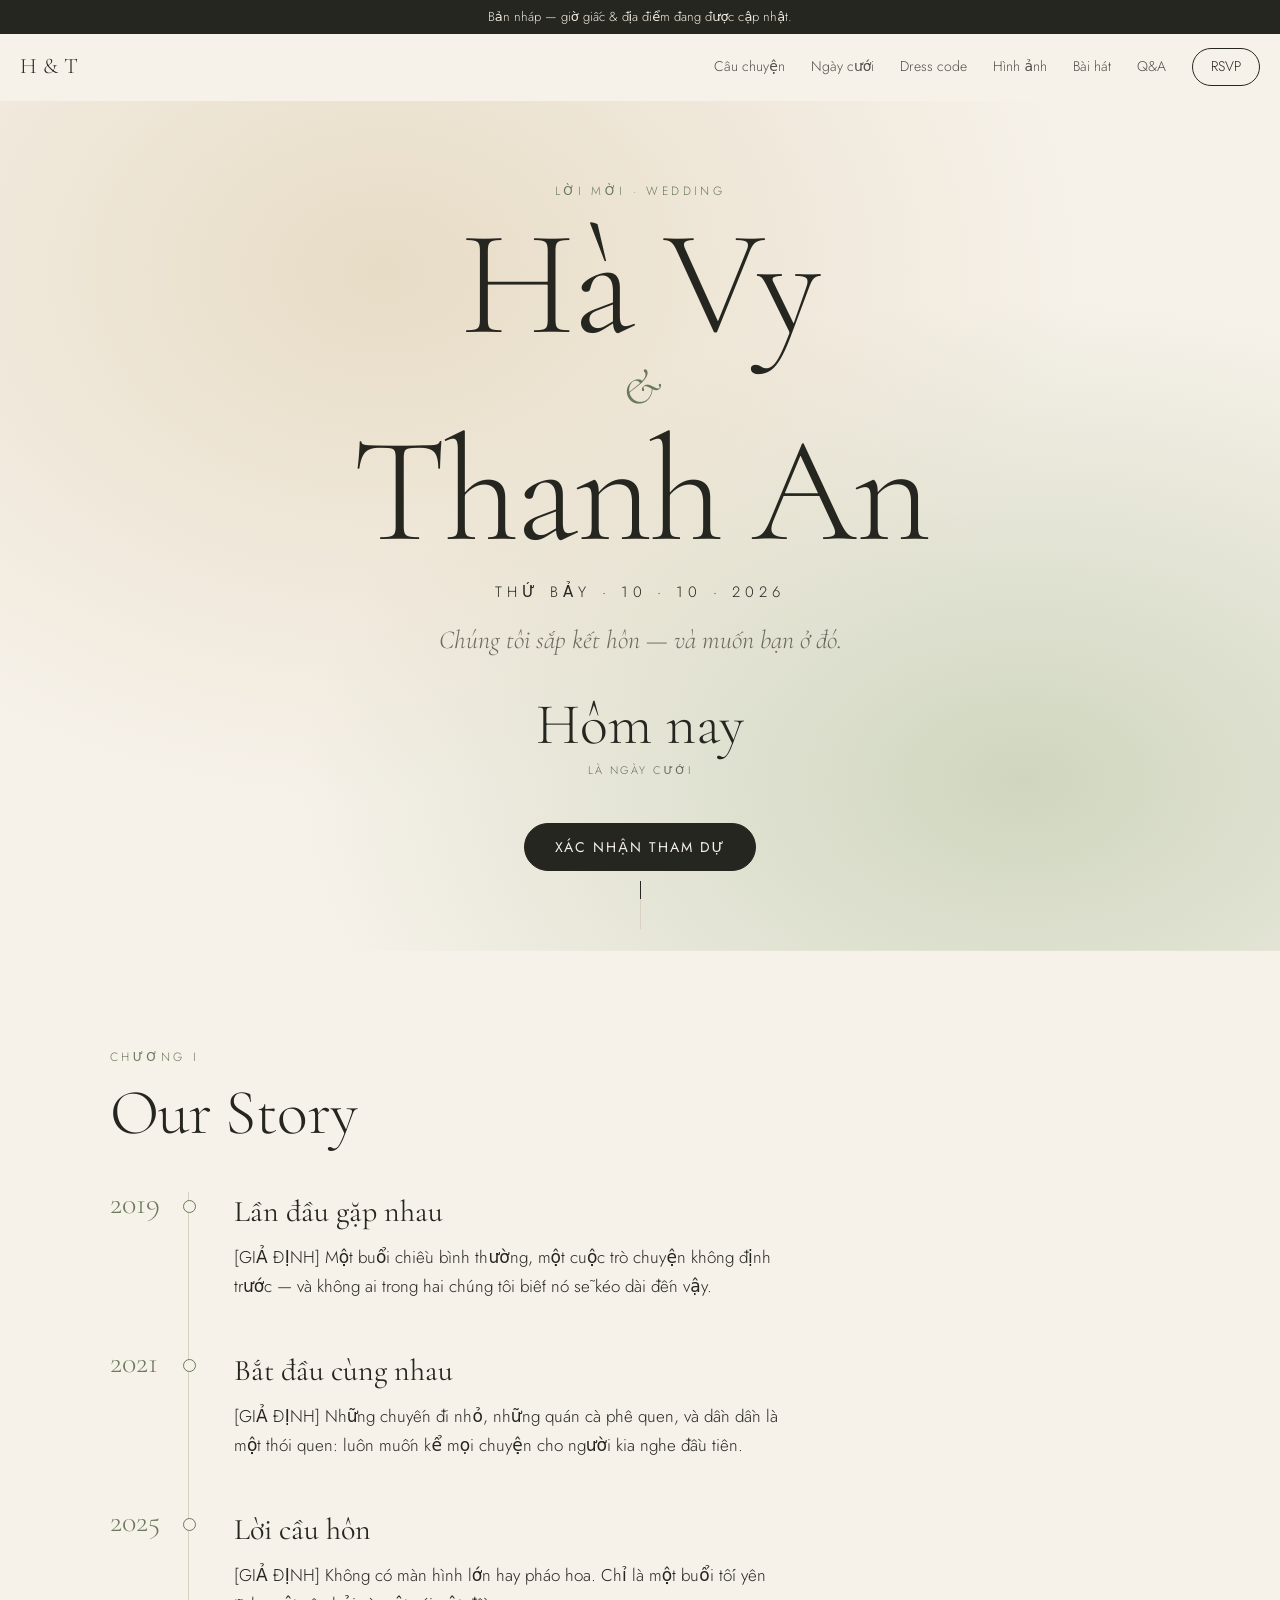
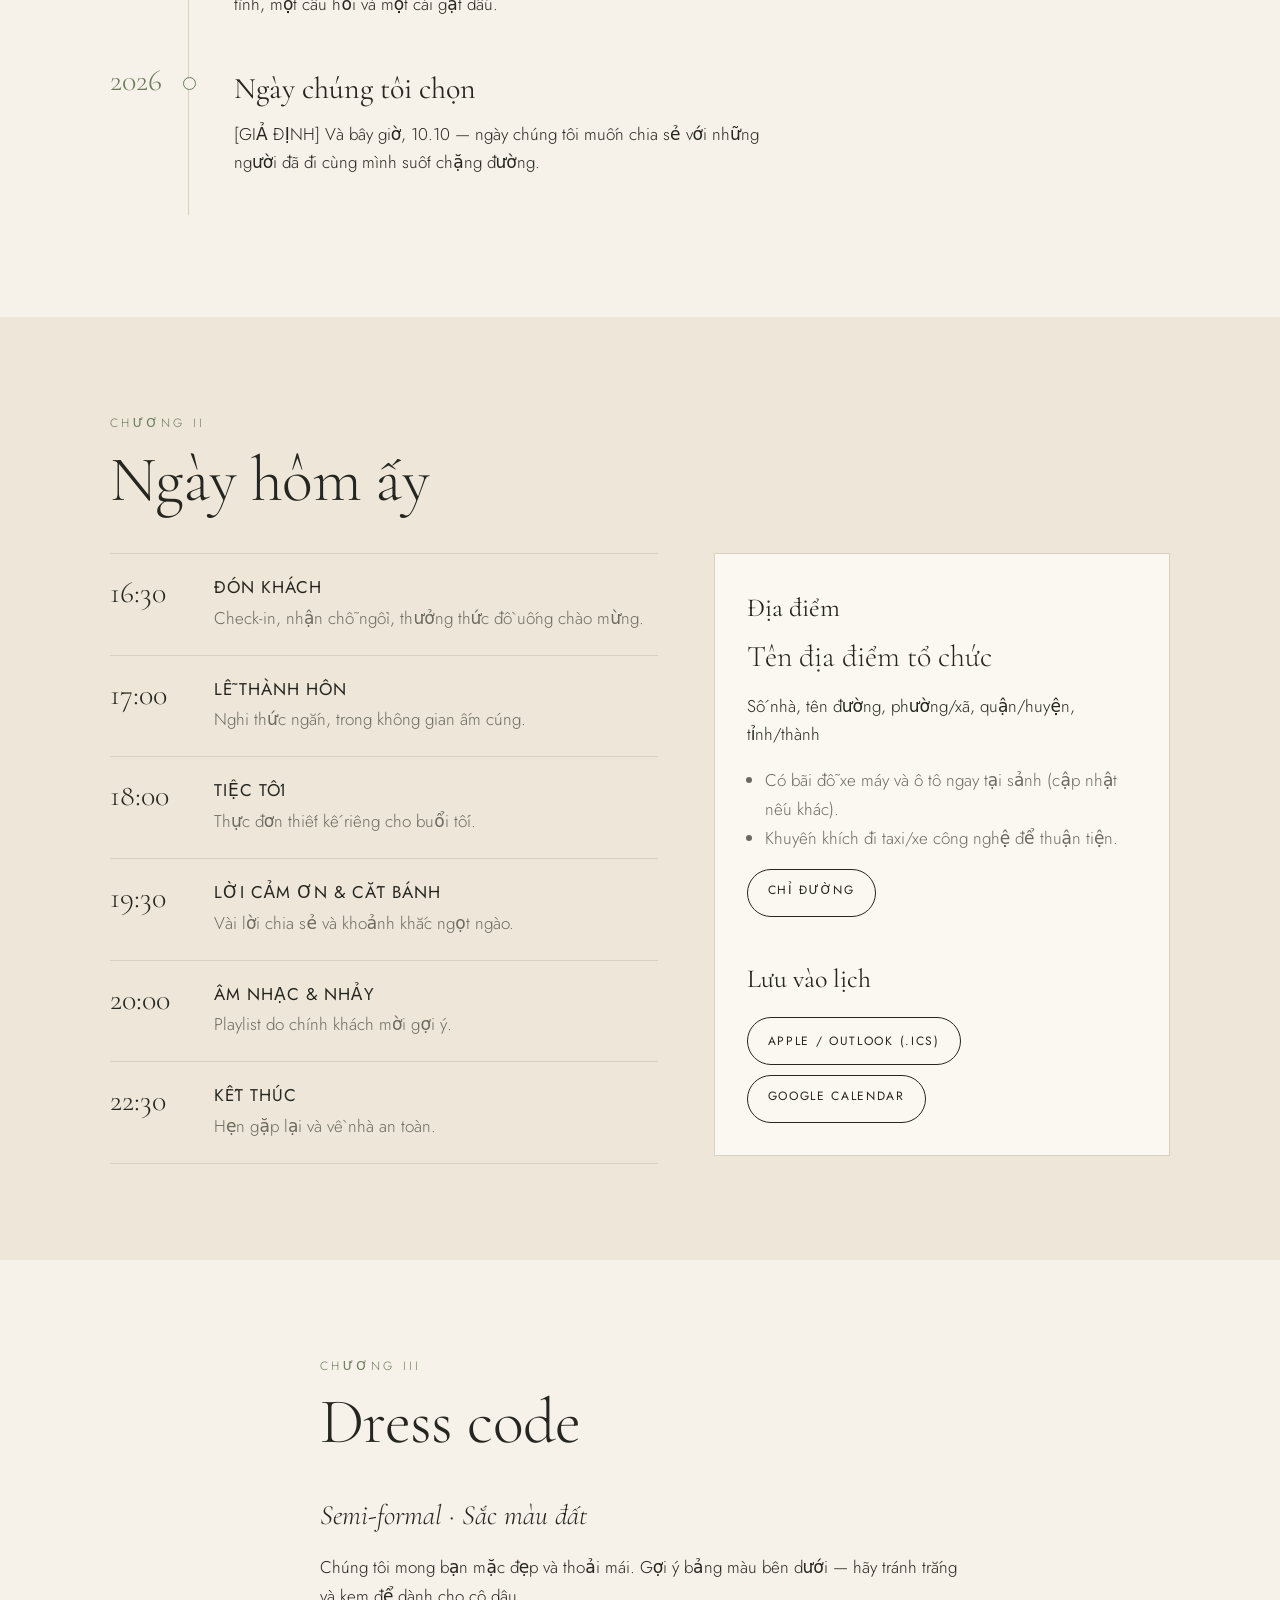
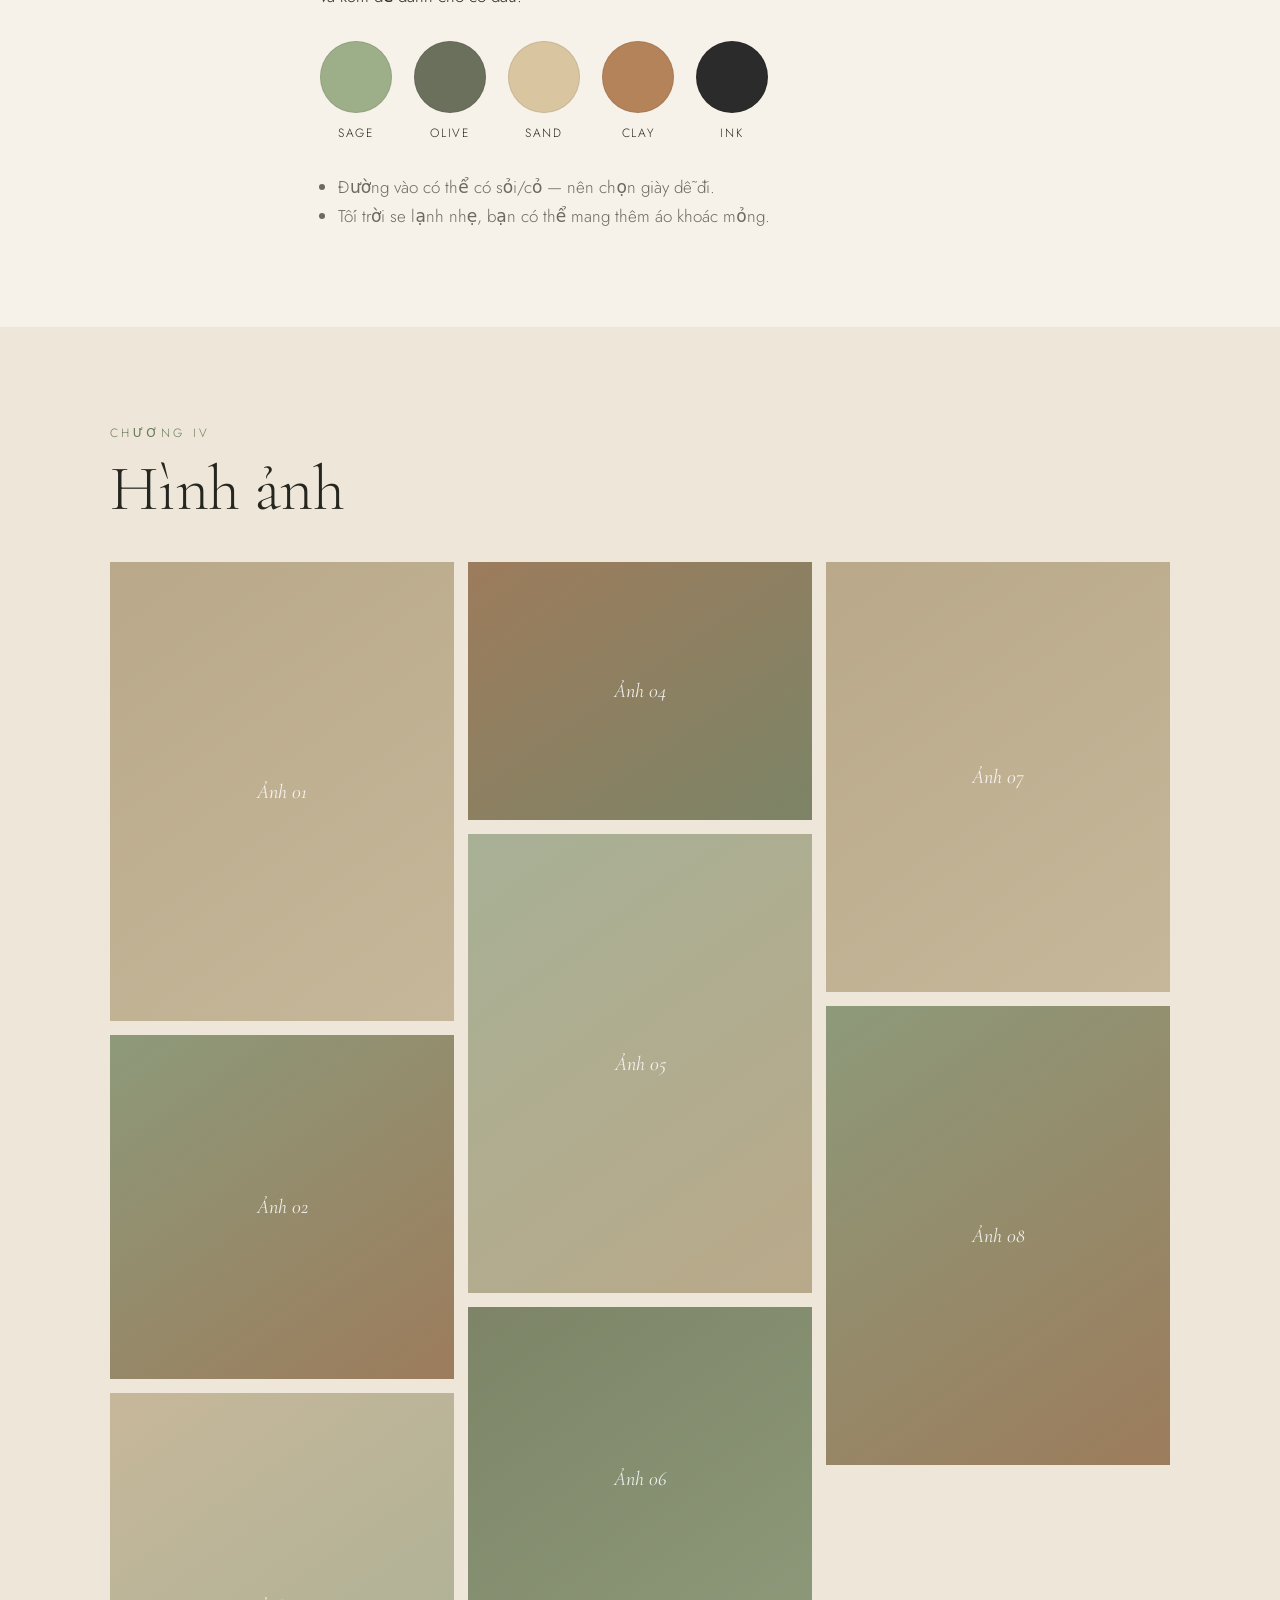
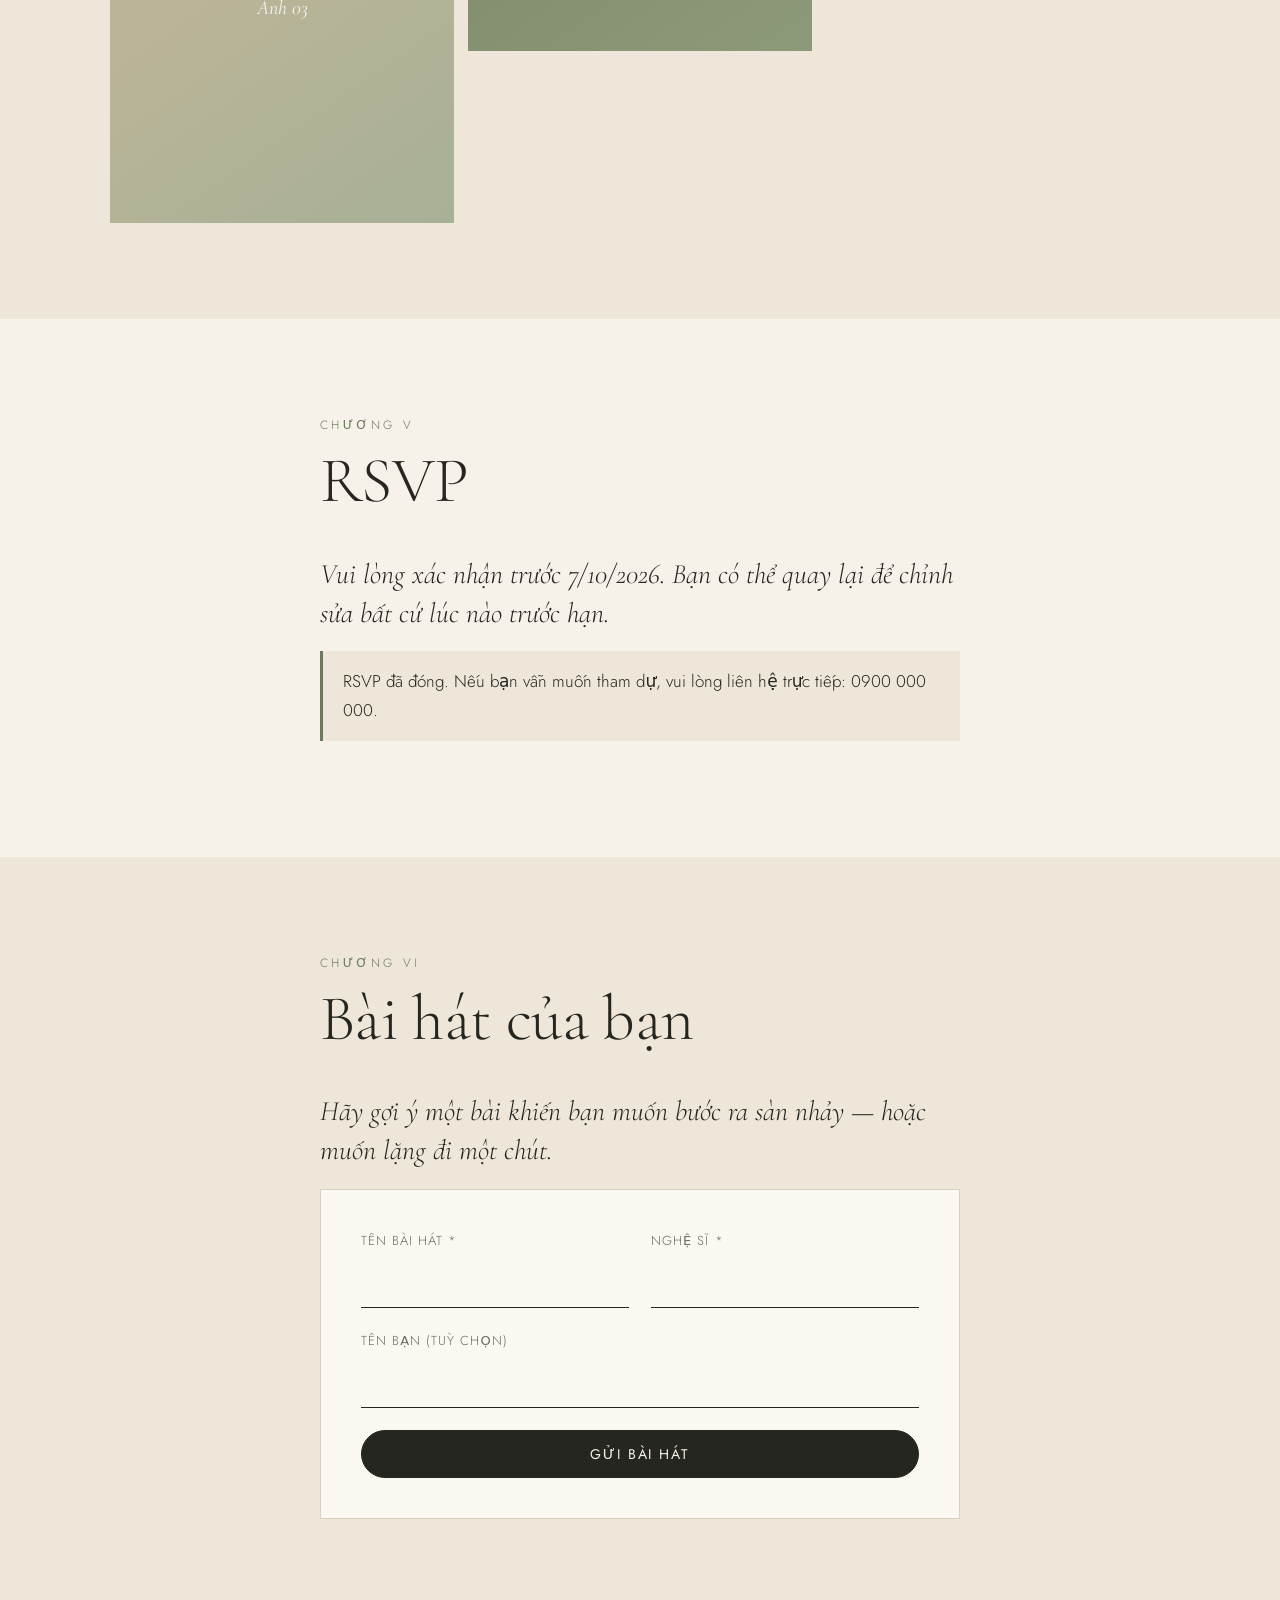
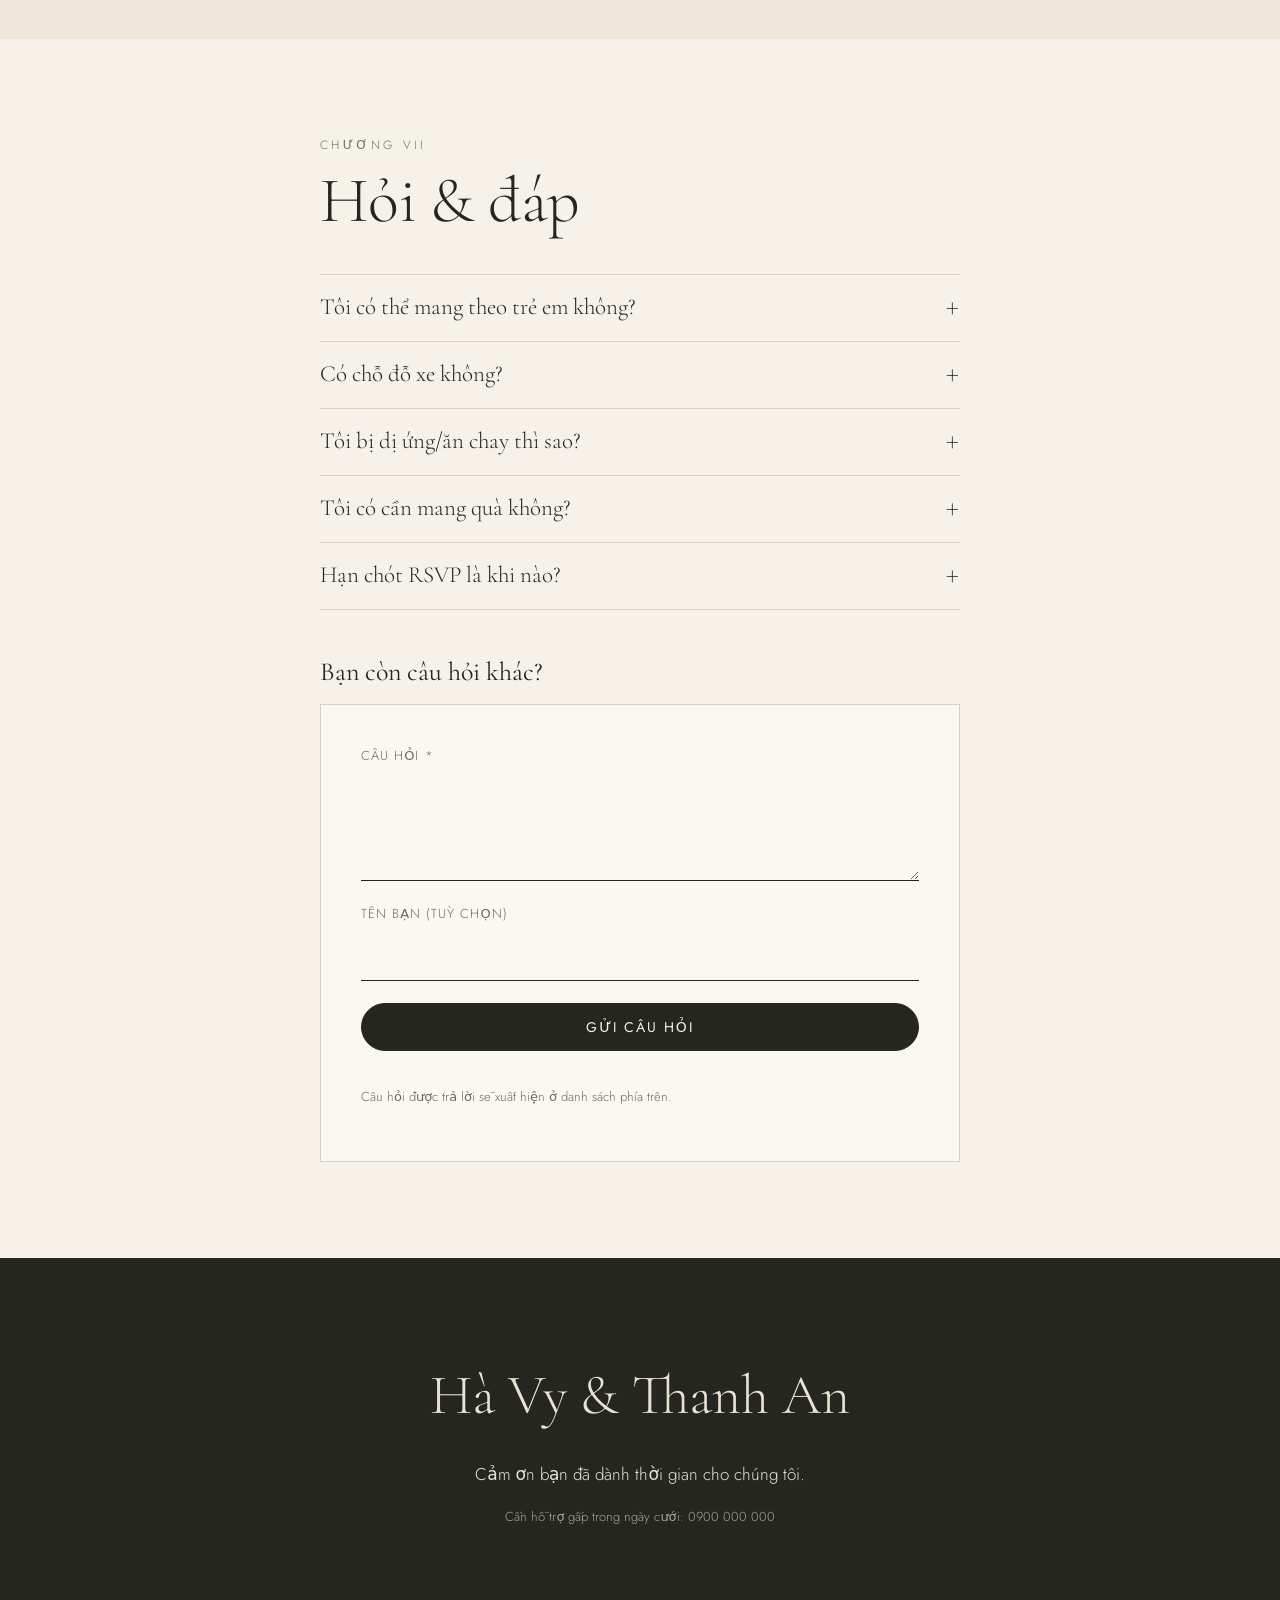
<file: index.html>
<!doctype html>
<html lang="vi">
<head>
<meta charset="utf-8">
<meta name="viewport" content="width=device-width, initial-scale=1">
<title>Hà Vy &amp; Thanh An — 10.10.2026</title>
<meta name="description" content="Website sự kiện đám cưới Hà Vy & Thanh An, ngày 10.10.2026. Câu chuyện, lịch trình, RSVP và nhiều hơn nữa.">
<meta property="og:title" content="Hà Vy & Thanh An — 10.10.2026">
<meta property="og:description" content="Chúng tôi sắp kết hôn — và muốn bạn ở đó.">
<meta property="og:type" content="website">
<!-- Thêm ảnh chia sẻ (sau khi đưa site lên host): <meta property="og:image" content="https://TEN-MIEN/images/og.jpg"> -->
<link rel="preconnect" href="https://fonts.googleapis.com">
<link rel="preconnect" href="https://fonts.gstatic.com" crossorigin>
<link href="https://fonts.googleapis.com/css2?family=Cormorant+Garamond:ital,wght@0,300;0,400;0,500;1,300;1,400&family=Jost:wght@300;400;500&display=swap" rel="stylesheet">
<link rel="stylesheet" href="styles.css">
</head>
<body>
<div id="draft" class="draft" hidden>Bản nháp — giờ giấc &amp; địa điểm đang được cập nhật.</div>

<header class="nav" id="nav">
  <a href="#top" class="nav__brand" id="brand"></a>
  <button class="nav__toggle" id="navToggle" aria-label="Mở menu" aria-expanded="false"><span></span><span></span></button>
  <nav class="nav__links" id="navLinks">
    <a href="#story">Câu chuyện</a>
    <a href="#day">Ngày cưới</a>
    <a href="#dresscode">Dress code</a>
    <a href="#gallery">Hình ảnh</a>
    <a href="#songs">Bài hát</a>
    <a href="#qa">Q&amp;A</a>
    <a href="#rsvp" class="nav__cta">RSVP</a>
  </nav>
</header>

<main id="top">
  <!-- HERO -->
  <section class="hero" id="hero">
    <div class="hero__bg" id="heroBg"></div>
    <div class="hero__inner">
      <p class="eyebrow reveal">Lời mời · Wedding</p>
      <h1 class="hero__names reveal" id="heroNames"></h1>
      <p class="hero__date reveal" id="heroDate"></p>
      <p class="hero__tag reveal" id="heroTag"></p>
      <div class="countdown reveal" id="countdown" aria-live="off"></div>
      <a href="#rsvp" class="btn reveal">Xác nhận tham dự</a>
    </div>
    <a href="#story" class="hero__scroll" aria-label="Cuộn xuống"><span></span></a>
  </section>

  <!-- STORY -->
  <section class="section" id="story">
    <div class="wrap">
      <p class="eyebrow reveal">Chương I</p>
      <h2 class="h2 reveal">Our Story</h2>
      <ol class="timeline" id="timeline"></ol>
    </div>
  </section>

  <!-- THE DAY -->
  <section class="section section--tint" id="day">
    <div class="wrap">
      <p class="eyebrow reveal">Chương II</p>
      <h2 class="h2 reveal">Ngày hôm ấy</h2>
      <div class="day">
        <ol class="schedule" id="schedule"></ol>
        <aside class="venue reveal">
          <h3 class="h3">Địa điểm</h3>
          <p class="venue__name" id="venueName"></p>
          <p id="venueAddr"></p>
          <ul class="notes" id="venueNotes"></ul>
          <div class="venue__actions">
            <a class="btn btn--ghost" id="mapsLink" target="_blank" rel="noopener">Chỉ đường</a>
          </div>
          <h3 class="h3 mt">Lưu vào lịch</h3>
          <div class="venue__actions">
            <button class="btn btn--ghost" id="icsBtn" type="button">Apple / Outlook (.ics)</button>
            <a class="btn btn--ghost" id="gcalLink" target="_blank" rel="noopener">Google Calendar</a>
          </div>
        </aside>
      </div>
    </div>
  </section>

  <!-- DRESS CODE -->
  <section class="section" id="dresscode">
    <div class="wrap wrap--narrow">
      <p class="eyebrow reveal">Chương III</p>
      <h2 class="h2 reveal">Dress code</h2>
      <p class="lead reveal" id="dcTitle"></p>
      <p class="reveal" id="dcText"></p>
      <ul class="palette reveal" id="palette"></ul>
      <ul class="notes reveal" id="dcTips"></ul>
    </div>
  </section>

  <!-- GALLERY -->
  <section class="section section--tint" id="gallery">
    <div class="wrap">
      <p class="eyebrow reveal">Chương IV</p>
      <h2 class="h2 reveal">Hình ảnh</h2>
      <div class="gallery" id="galleryGrid"></div>
    </div>
  </section>

  <!-- RSVP -->
  <section class="section" id="rsvp">
    <div class="wrap wrap--narrow">
      <p class="eyebrow reveal">Chương V</p>
      <h2 class="h2 reveal">RSVP</h2>
      <p class="lead reveal" id="rsvpIntro"></p>
      <div id="rsvpClosed" class="notice" hidden></div>
      <div id="rsvpDone" class="card" hidden></div>
      <form id="rsvpForm" class="form card reveal" novalidate>
        <input type="text" name="website" class="hp" tabindex="-1" autocomplete="off" aria-hidden="true">
        <label class="field">
          <span>Họ và tên *</span>
          <input type="text" name="name" required maxlength="80" autocomplete="name">
        </label>
        <fieldset class="field">
          <legend>Bạn sẽ tham dự chứ? *</legend>
          <div class="choice">
            <label><input type="radio" name="attending" value="yes" required><span>Có, mình sẽ đến</span></label>
            <label><input type="radio" name="attending" value="no"><span>Rất tiếc, mình không đến được</span></label>
          </div>
        </fieldset>
        <div id="yesFields">
          <label class="field">
            <span>Tổng số người đi cùng (tính cả bạn)</span>
            <input type="number" name="guests" min="1" max="10" value="1" inputmode="numeric">
          </label>
          <label class="field">
            <span>Tên những người đi cùng</span>
            <input type="text" name="companions" maxlength="200" placeholder="Ví dụ: Minh, bé Bơ (3 tuổi)">
          </label>
          <label class="field">
            <span>Ăn uống: ăn chay / dị ứng / lưu ý</span>
            <input type="text" name="diet" maxlength="200" placeholder="Để trống nếu không có">
          </label>
        </div>
        <label class="field">
          <span>Lời nhắn cho cô dâu &amp; chú rể</span>
          <textarea name="message" rows="3" maxlength="500"></textarea>
        </label>
        <p class="error" id="rsvpError" role="alert" hidden></p>
        <button class="btn" type="submit" id="rsvpSubmit">Gửi xác nhận</button>
        <p class="small">Thông tin chỉ dành cho cô dâu &amp; chú rể, không hiển thị công khai.</p>
      </form>
    </div>
  </section>

  <!-- SONGS -->
  <section class="section section--tint" id="songs">
    <div class="wrap wrap--narrow">
      <p class="eyebrow reveal">Chương VI</p>
      <h2 class="h2 reveal">Bài hát của bạn</h2>
      <p class="lead reveal">Hãy gợi ý một bài khiến bạn muốn bước ra sàn nhảy — hoặc muốn lặng đi một chút.</p>
      <form id="songForm" class="form card reveal" novalidate>
        <input type="text" name="website" class="hp" tabindex="-1" autocomplete="off" aria-hidden="true">
        <div class="row">
          <label class="field"><span>Tên bài hát *</span><input type="text" name="title" required maxlength="100"></label>
          <label class="field"><span>Nghệ sĩ *</span><input type="text" name="artist" required maxlength="100"></label>
        </div>
        <label class="field"><span>Tên bạn (tuỳ chọn)</span><input type="text" name="by" maxlength="80"></label>
        <p class="error" id="songError" role="alert" hidden></p>
        <button class="btn" type="submit">Gửi bài hát</button>
      </form>
      <ul class="mylist" id="mySongs" aria-label="Các bài bạn đã gửi"></ul>
    </div>
  </section>

  <!-- Q&A -->
  <section class="section" id="qa">
    <div class="wrap wrap--narrow">
      <p class="eyebrow reveal">Chương VII</p>
      <h2 class="h2 reveal">Hỏi &amp; đáp</h2>
      <div class="faq reveal" id="faqList"></div>
      <h3 class="h3 mt reveal">Bạn còn câu hỏi khác?</h3>
      <form id="qForm" class="form card reveal" novalidate>
        <input type="text" name="website" class="hp" tabindex="-1" autocomplete="off" aria-hidden="true">
        <label class="field"><span>Câu hỏi *</span><textarea name="text" rows="3" required maxlength="400"></textarea></label>
        <label class="field"><span>Tên bạn (tuỳ chọn)</span><input type="text" name="by" maxlength="80"></label>
        <p class="error" id="qError" role="alert" hidden></p>
        <button class="btn" type="submit">Gửi câu hỏi</button>
        <p class="small">Câu hỏi được trả lời sẽ xuất hiện ở danh sách phía trên.</p>
      </form>
    </div>
  </section>
</main>

<footer class="footer">
  <p class="footer__names" id="footNames"></p>
  <p>Cảm ơn bạn đã dành thời gian cho chúng tôi.</p>
  <p class="small" id="footContact"></p>
</footer>

<div class="toast" id="toast" role="status" aria-live="polite"></div>
<div class="lightbox" id="lightbox" hidden><button class="lightbox__close" aria-label="Đóng">×</button><div class="lightbox__img" id="lightboxImg"></div></div>

<script src="content.js"></script>
<script src="store.js"></script>
<script src="app.js"></script>
</body>
</html>
</file>
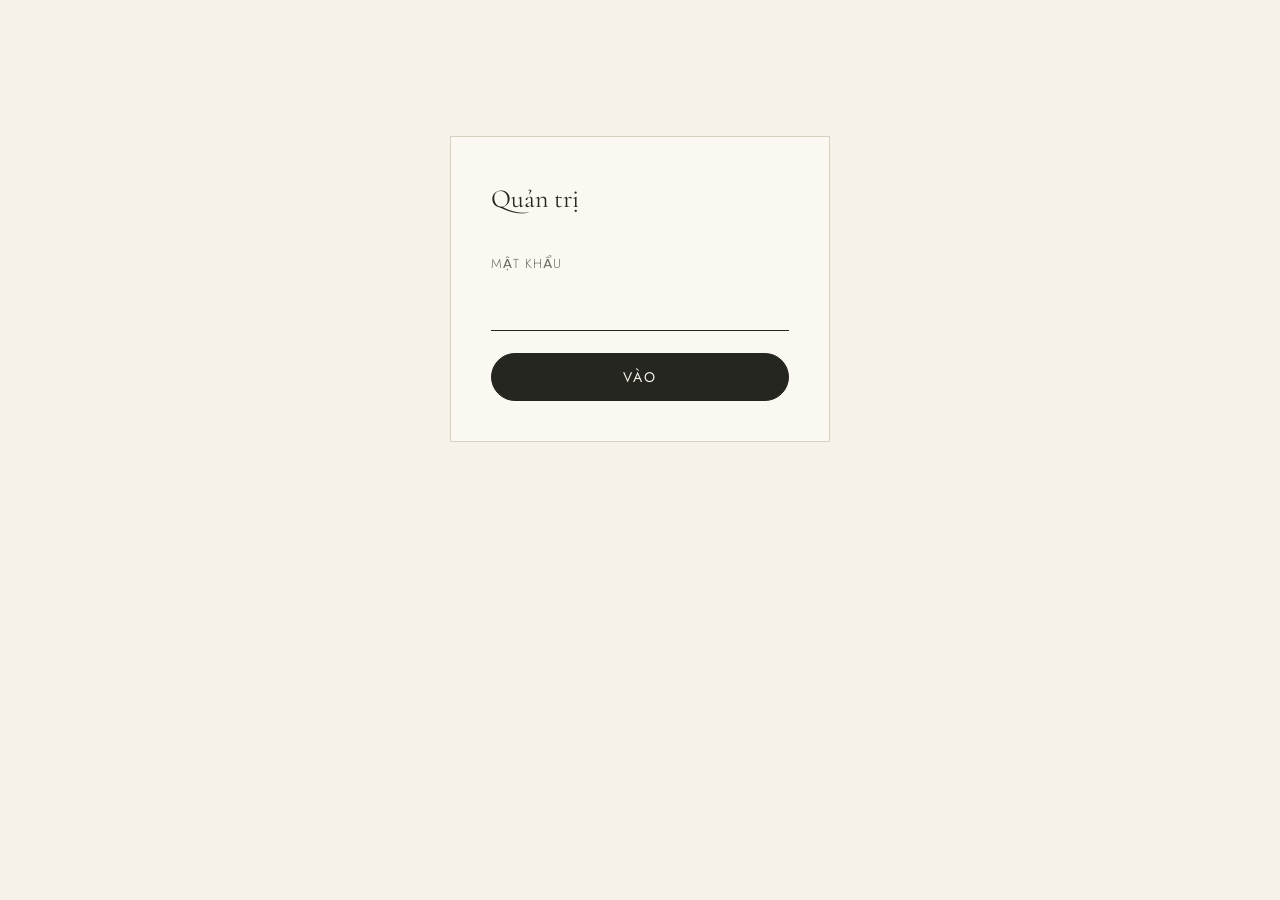
<file: admin.html>
<!doctype html>
<html lang="vi">
<head>
<meta charset="utf-8">
<meta name="viewport" content="width=device-width, initial-scale=1">
<meta name="robots" content="noindex,nofollow">
<title>Admin — Hà Vy &amp; Thanh An</title>
<link href="https://fonts.googleapis.com/css2?family=Cormorant+Garamond:wght@300;400&family=Jost:wght@300;400;500&display=swap" rel="stylesheet">
<link rel="stylesheet" href="styles.css">
<style>
  body{padding:28px 20px 80px}
  .adm{max-width:1000px;margin:0 auto}
  .adm h1{font-family:var(--serif);font-weight:300;font-size:44px;margin:0 0 6px}
  .stats{display:grid;grid-template-columns:repeat(auto-fit,minmax(150px,1fr));gap:12px;margin:22px 0}
  .stat{background:var(--card);border:1px solid var(--line);padding:16px 18px}
  .stat b{display:block;font-family:var(--serif);font-weight:300;font-size:40px;line-height:1}
  .stat span{font-size:12px;letter-spacing:.14em;text-transform:uppercase;color:var(--muted)}
  .tabs{display:flex;gap:6px;flex-wrap:wrap;margin:26px 0 14px}
  .tabs button{font:400 13px var(--sans);letter-spacing:.1em;text-transform:uppercase;border:1px solid var(--line);background:none;padding:12px 18px;cursor:pointer;min-height:44px}
  .tabs button.on{background:var(--ink);color:var(--bg);border-color:var(--ink)}
  .tw{overflow-x:auto;background:var(--card);border:1px solid var(--line)}
  table{border-collapse:collapse;width:100%;font-size:14px}
  th,td{text-align:left;padding:10px 14px;border-bottom:1px solid var(--line);vertical-align:top}
  th{font-size:11px;letter-spacing:.12em;text-transform:uppercase;color:var(--muted);font-weight:400;white-space:nowrap}
  .tag{display:inline-block;padding:2px 10px;border-radius:99px;font-size:12px;background:var(--accent);color:#fff}
  .tag.no{background:var(--muted)}
  .bar{display:flex;gap:10px;flex-wrap:wrap;align-items:center;margin-bottom:12px}
  .login{max-width:380px;margin:12vh auto}
  .warn{background:#f2e3c7;border-left:3px solid #b5835a;padding:12px 16px;margin:14px 0;font-size:14px}
  .ans input{border:1px solid var(--line);padding:8px;min-height:40px;font-size:14px;margin-bottom:6px}
  .btn.sm{padding:10px 16px;font-size:12px;min-height:40px}
</style>
</head>
<body>
<div id="login" class="login card form">
  <h1 class="h3">Quản trị</h1>
  <label class="field"><span>Mật khẩu</span><input type="password" id="key" autocomplete="current-password" style="font:inherit;border:0;border-bottom:1px solid var(--ink);padding:10px 0;background:transparent;min-height:44px"></label>
  <p class="error" id="loginErr" hidden></p>
  <button class="btn" id="loginBtn" type="button">Vào</button>
</div>

<div class="adm" id="app" hidden>
  <p class="eyebrow">Bảng điều khiển</p>
  <h1>Hà Vy &amp; Thanh An</h1>
  <div class="warn" id="demoWarn" hidden><b>Chế độ DEMO:</b> chưa kết nối Google Sheet nên dữ liệu chỉ nằm trong trình duyệt này. Khách mời gửi từ máy khác sẽ KHÔNG hiện ở đây. Xem HUONG_DAN.md để kết nối.</div>
  <div class="stats" id="stats"></div>
  <div class="tabs" id="tabs">
    <button data-t="rsvp" class="on">RSVP</button><button data-t="song">Bài hát</button><button data-t="question">Câu hỏi</button>
  </div>
  <div class="bar"><button class="btn btn--ghost sm" id="refresh" type="button">Làm mới</button><button class="btn btn--ghost sm" id="csv" type="button">Xuất CSV</button><span class="small" id="msg"></span></div>
  <div class="tw"><table id="tbl"></table></div>
</div>

<script src="content.js"></script>
<script src="store.js"></script>
<script>
(function(){
  var C=window.WEDDING, $=function(i){return document.getElementById(i)};
  var esc=function(s){return String(s==null?"":s).replace(/[&<>"']/g,function(c){return({"&":"&amp;","<":"&lt;",">":"&gt;",'"':"&quot;","'":"&#39;"})[c]})};
  var key="", tab="rsvp", data={rsvp:[],song:[],question:[]};
  var cols={
    rsvp:[["name","Tên"],["attending","Tham dự",function(r){return r.attending==="yes"?'<span class="tag">Có</span>':'<span class="tag no">Không</span>'}],["guests","Số người"],["companions","Đi cùng"],["diet","Ăn uống"],["message","Lời nhắn"],["updatedAt","Cập nhật",function(r){return r.updatedAt?new Date(r.updatedAt).toLocaleString("vi-VN"):""}]],
    song:[["title","Bài hát"],["artist","Nghệ sĩ"],["by","Người gửi"],["createdAt","Lúc gửi",function(r){return r.createdAt?new Date(r.createdAt).toLocaleString("vi-VN"):""}]],
    question:[["text","Câu hỏi"],["by","Người hỏi"],["answer","Trả lời",function(r){
      return '<div class="ans"><input type="text" data-id="'+esc(r.id)+'" value="'+esc(r.answer||"")+'" placeholder="Nhập câu trả lời" style="width:100%;min-width:220px"> <button class="btn sm" data-save="'+esc(r.id)+'" type="button">Lưu</button></div>'}]]
  };

  function login(){
    key=$("key").value; $("loginErr").hidden=true;
    if(!Store.live() && key!==C.adminKey){fail("Sai mật khẩu.");return}
    load().then(function(){$("login").hidden=true;$("app").hidden=false;try{sessionStorage.setItem("hvta:k",key)}catch(e){}})
      .catch(function(e){fail(/key|auth|unauth/i.test(e.message)?"Sai mật khẩu.":"Không kết nối được Google Sheet: "+e.message)});
  }
  function fail(m){var e=$("loginErr");e.textContent=m;e.hidden=false}

  function load(){
    $("demoWarn").hidden=Store.live();
    return Promise.all(["rsvp","song","question"].map(function(t){return Store.list(t,key).then(function(r){data[t]=r||[]})})).then(draw);
  }

  function draw(){
    var r=data.rsvp, yes=r.filter(function(x){return x.attending==="yes"}), heads=yes.reduce(function(a,x){return a+(+x.guests||0)},0);
    $("stats").innerHTML=[[r.length,"Phản hồi"],[yes.length,"Xác nhận đến"],[r.length-yes.length,"Không đến được"],[heads,"Tổng số khách"],[data.song.length,"Bài hát"],[data.question.filter(function(q){return !q.answer}).length,"Câu hỏi chưa trả lời"]]
      .map(function(s){return'<div class="stat"><b>'+s[0]+'</b><span>'+s[1]+'</span></div>'}).join("");
    var c=cols[tab], rows=data[tab].slice().sort(function(a,b){return String(b.updatedAt||b.createdAt).localeCompare(String(a.updatedAt||a.createdAt))});
    $("tbl").innerHTML='<thead><tr>'+c.map(function(x){return'<th>'+x[1]+'</th>'}).join("")+'</tr></thead><tbody>'+
      (rows.length?rows.map(function(r){return'<tr>'+c.map(function(x){return'<td>'+(x[2]?x[2](r):esc(r[x[0]]))+'</td>'}).join("")+'</tr>'}).join(""):'<tr><td colspan="'+c.length+'" class="small">Chưa có dữ liệu.</td></tr>')+'</tbody>';
  }

  function csv(){
    var c=cols[tab], q=function(v){return'"'+String(v==null?"":v).replace(/"/g,'""')+'"'};
    var lines=[c.map(function(x){return q(x[1])}).join(",")].concat(data[tab].map(function(r){return c.map(function(x){return q(r[x[0]])}).join(",")}));
    var a=document.createElement("a");
    a.href=URL.createObjectURL(new Blob(["﻿"+lines.join("\r\n")],{type:"text/csv;charset=utf-8"}));
    a.download="dam-cuoi-"+tab+".csv";document.body.appendChild(a);a.click();a.remove();
  }

  $("loginBtn").onclick=login;
  $("key").addEventListener("keydown",function(e){if(e.key==="Enter")login()});
  $("tabs").onclick=function(e){var b=e.target.closest("button[data-t]");if(!b)return;tab=b.dataset.t;[].forEach.call($("tabs").children,function(x){x.classList.toggle("on",x===b)});draw()};
  $("refresh").onclick=function(){$("msg").textContent="Đang tải…";load().then(function(){$("msg").textContent="Đã cập nhật."}).catch(function(e){$("msg").textContent="Lỗi: "+e.message})};
  $("csv").onclick=csv;
  $("tbl").onclick=function(e){
    var b=e.target.closest("button[data-save]");if(!b)return;
    var id=b.dataset.save, inp=$("tbl").querySelector('input[data-id="'+id+'"]');
    Store.answer(id,inp.value.trim(),key).then(function(){
      data.question.forEach(function(q){if(q.id===id)q.answer=inp.value.trim()});$("msg").textContent="Đã lưu câu trả lời.";draw()});
  };
  try{var k=sessionStorage.getItem("hvta:k");if(k){$("key").value=k;login()}}catch(e){}
})();
</script>
</body>
</html>
</file>
<file: styles.css>
:root{
  --bg:#F6F1E9; --bg2:#EDE6D9; --ink:#262620; --muted:#6c6a5f; --line:#d9d1c0;
  --accent:#6B7A5A; --accent-d:#56634a; --card:#fbf8f2; --err:#a23b2a;
  --serif:"Cormorant Garamond","Playfair Display",Georgia,"Times New Roman",serif;
  --sans:"Jost","Inter",system-ui,-apple-system,"Segoe UI",Roboto,sans-serif;
}
*{box-sizing:border-box}
[hidden]{display:none!important}
html{scroll-behavior:smooth;scroll-padding-top:72px}
body{margin:0;background:var(--bg);color:var(--ink);font-family:var(--sans);font-weight:300;font-size:17px;line-height:1.7;-webkit-font-smoothing:antialiased}
img{max-width:100%;display:block}
a{color:inherit}
.wrap{max-width:1100px;margin:0 auto;padding:0 20px}
.wrap--narrow{max-width:680px}
.section{padding:96px 0}
.section--tint{background:var(--bg2)}
.eyebrow{font-size:12px;letter-spacing:.28em;text-transform:uppercase;color:var(--accent);margin:0 0 12px}
.h2{font-family:var(--serif);font-weight:300;font-size:clamp(38px,6vw,64px);line-height:1.05;margin:0 0 40px;letter-spacing:-.01em}
.h3{font-family:var(--serif);font-weight:400;font-size:26px;margin:0 0 10px}
.lead{font-family:var(--serif);font-size:clamp(22px,3vw,28px);line-height:1.4;font-style:italic;font-weight:300;margin:0 0 18px}
.small{font-size:13px;color:var(--muted)}
.mt{margin-top:40px}

/* nav */
.draft{background:var(--ink);color:#f3ece0;text-align:center;font-size:13px;padding:6px 12px;position:relative;z-index:60}
.nav{position:sticky;top:0;z-index:50;display:flex;align-items:center;justify-content:space-between;padding:14px 20px;background:rgba(246,241,233,.88);backdrop-filter:blur(10px);border-bottom:1px solid transparent;transition:border-color .3s}
.nav.scrolled{border-color:var(--line)}
.nav__brand{font-family:var(--serif);font-size:22px;text-decoration:none;letter-spacing:.02em}
.nav__links{display:flex;gap:26px;align-items:center;font-size:14px}
.nav__links a{text-decoration:none;opacity:.8}
.nav__links a:hover{opacity:1}
.nav__cta{border:1px solid var(--ink);padding:6px 18px;border-radius:99px;opacity:1!important}
.nav__toggle{display:none;background:none;border:0;width:44px;height:44px;cursor:pointer}
.nav__toggle span{display:block;height:1px;background:var(--ink);margin:7px 10px;transition:transform .3s}
@media (max-width:860px){
  .nav__toggle{display:block}
  .nav__links{position:absolute;top:100%;left:0;right:0;flex-direction:column;gap:0;background:var(--bg);border-bottom:1px solid var(--line);max-height:0;overflow:hidden;transition:max-height .35s}
  .nav__links.open{max-height:480px}
  .nav__links a{padding:16px 24px;width:100%;font-size:16px}
  .nav__cta{border:0;border-radius:0}
}

/* hero */
.hero{position:relative;min-height:calc(100svh - 60px);display:grid;place-items:center;text-align:center;padding:80px 20px;overflow:hidden}
.hero__bg{position:absolute;inset:0;background:radial-gradient(ellipse at 30% 20%,#e7dcc6 0,transparent 55%),radial-gradient(ellipse at 80% 80%,#cfd6bf 0,transparent 50%),var(--bg);background-size:cover;background-position:center}
.hero__bg.has-img::after{content:"";position:absolute;inset:0;background:rgba(246,241,233,.55)}
.hero__inner{position:relative;max-width:900px}
.hero__names{font-family:var(--serif);font-weight:300;font-size:clamp(54px,13vw,150px);line-height:.95;margin:0 0 18px;letter-spacing:-.02em}
.hero__names em{display:block;font-size:.34em;font-style:italic;color:var(--accent);margin:.15em 0}
.hero__date{font-size:15px;letter-spacing:.34em;text-transform:uppercase;margin:0 0 12px}
.hero__tag{font-family:var(--serif);font-style:italic;font-size:clamp(20px,3vw,26px);margin:0 0 34px;color:var(--muted)}
.countdown{display:flex;justify-content:center;gap:clamp(16px,4vw,44px);margin-bottom:40px}
.countdown div{min-width:56px}
.countdown b{display:block;font-family:var(--serif);font-weight:300;font-size:clamp(34px,7vw,58px);line-height:1}
.countdown span{font-size:11px;letter-spacing:.22em;text-transform:uppercase;color:var(--muted)}
.hero__scroll{position:absolute;bottom:22px;left:50%;width:1px;height:48px;background:var(--line);overflow:hidden}
.hero__scroll span{display:block;width:1px;height:18px;background:var(--ink);animation:drop 2s infinite}
@keyframes drop{from{transform:translateY(-20px)}to{transform:translateY(50px)}}

/* buttons */
.btn{display:inline-block;font:400 14px/1 var(--sans);letter-spacing:.14em;text-transform:uppercase;text-decoration:none;background:var(--ink);color:var(--bg);border:1px solid var(--ink);padding:16px 30px;border-radius:99px;cursor:pointer;transition:background .25s,color .25s;min-height:48px}
.btn:hover{background:var(--accent);border-color:var(--accent)}
.btn:disabled{opacity:.5;cursor:wait}
.btn--ghost{background:transparent;color:var(--ink)}
.btn--ghost:hover{background:var(--ink);color:var(--bg);border-color:var(--ink)}

/* timeline */
.timeline{list-style:none;margin:0;padding:0;position:relative}
.timeline::before{content:"";position:absolute;left:78px;top:6px;bottom:6px;width:1px;background:var(--line)}
.timeline li{display:grid;grid-template-columns:78px 1fr;gap:0 34px;padding-bottom:44px;position:relative}
.timeline li::before{content:"";position:absolute;left:73px;top:14px;width:11px;height:11px;border-radius:50%;background:var(--bg);border:1px solid var(--accent)}
.timeline .yr{font-family:var(--serif);font-size:30px;line-height:1.2;color:var(--accent)}
.timeline h3{font-family:var(--serif);font-weight:400;font-size:30px;margin:0 0 6px;padding-left:12px}
.timeline p{margin:0;max-width:560px;padding-left:12px}
@media (max-width:560px){.timeline li{grid-template-columns:56px 1fr;gap:0 24px}.timeline::before{left:56px}.timeline li::before{left:51px}.timeline .yr{font-size:22px}}

/* day */
.day{display:grid;grid-template-columns:1.2fr 1fr;gap:56px;align-items:start}
@media (max-width:860px){.day{grid-template-columns:1fr;gap:40px}}
.schedule{list-style:none;margin:0;padding:0}
.schedule li{display:grid;grid-template-columns:84px 1fr;gap:20px;padding:22px 0;border-top:1px solid var(--line)}
.schedule li:last-child{border-bottom:1px solid var(--line)}
.schedule .t{font-family:var(--serif);font-size:30px;line-height:1.1}
.schedule h3{font:400 17px/1.4 var(--sans);letter-spacing:.06em;text-transform:uppercase;margin:0 0 4px}
.schedule p{margin:0;color:var(--muted)}
.venue{background:var(--card);border:1px solid var(--line);padding:32px;position:sticky;top:90px}
.venue__name{font-family:var(--serif);font-size:30px;line-height:1.15;margin:0 0 6px}
.venue__actions{display:flex;flex-wrap:wrap;gap:10px;margin-top:16px}
.venue .btn{padding:14px 20px;font-size:12px}
.notes{padding-left:18px;color:var(--muted);margin:14px 0 0}

/* dresscode */
.palette{list-style:none;display:flex;flex-wrap:wrap;gap:22px;padding:0;margin:30px 0}
.palette li{text-align:center;font-size:12px;letter-spacing:.14em;text-transform:uppercase}
.palette i{display:block;width:72px;height:72px;border-radius:50%;margin:0 auto 10px;border:1px solid rgba(0,0,0,.08)}

/* gallery */
.gallery{columns:3 240px;column-gap:14px}
.gallery button{display:block;width:100%;margin:0 0 14px;padding:0;border:0;background:none;cursor:zoom-in;break-inside:avoid;overflow:hidden}
.ph{width:100%;background-size:cover;background-position:center;display:grid;place-items:center;color:rgba(255,255,255,.85);font-family:var(--serif);font-style:italic;font-size:20px;transition:transform .6s}
.gallery button:hover .ph{transform:scale(1.04)}
.lightbox{position:fixed;inset:0;z-index:100;background:rgba(20,20,16,.92);display:grid;place-items:center;padding:20px}
.lightbox[hidden]{display:none}
.lightbox__img{width:min(92vw,900px);max-height:86vh;aspect-ratio:var(--r,3/4);background-size:contain;background-repeat:no-repeat;background-position:center}
.lightbox__img.ph{background-size:cover}
.lightbox__close{position:absolute;top:10px;right:16px;font-size:44px;line-height:1;color:#fff;background:none;border:0;cursor:pointer;min-width:48px;min-height:48px}

/* forms */
.card{background:var(--card);border:1px solid var(--line);padding:clamp(22px,4vw,40px)}
.form{display:grid;gap:22px}
.field{display:grid;gap:6px;border:0;padding:0;margin:0}
.field>span,.field legend{font-size:13px;letter-spacing:.08em;text-transform:uppercase;color:var(--muted);padding:0}
input[type=text],input[type=number],textarea{font:inherit;font-size:17px;color:var(--ink);background:transparent;border:0;border-bottom:1px solid var(--ink);padding:10px 0;border-radius:0;width:100%;min-height:44px}
textarea{resize:vertical}
input:focus,textarea:focus{outline:0;border-bottom-color:var(--accent);box-shadow:0 1px 0 var(--accent)}
.row{display:grid;grid-template-columns:1fr 1fr;gap:22px}
@media (max-width:560px){.row{grid-template-columns:1fr}}
.choice{display:grid;gap:10px;margin-top:6px}
.choice label{display:block;cursor:pointer}
.choice input{position:absolute;opacity:0}
.choice span{display:block;border:1px solid var(--line);padding:14px 18px;transition:all .2s;min-height:48px}
.choice input:checked+span{border-color:var(--accent);background:var(--accent);color:#fff}
.choice input:focus-visible+span{outline:2px solid var(--ink);outline-offset:2px}
.hp{position:absolute;left:-9999px;opacity:0;height:0;width:0}
.error{color:var(--err);margin:0;font-size:15px}
.notice{background:var(--bg2);border-left:3px solid var(--accent);padding:16px 20px;margin-bottom:20px}
.mylist{list-style:none;padding:0;margin:24px 0 0;display:grid;gap:8px;font-size:15px}
.mylist li{padding:10px 0;border-bottom:1px solid var(--line);color:var(--muted)}
.mylist b{color:var(--ink);font-weight:400}

/* faq */
.faq details{border-top:1px solid var(--line);padding:18px 0}
.faq details:last-child{border-bottom:1px solid var(--line)}
.faq summary{cursor:pointer;font-family:var(--serif);font-size:23px;line-height:1.3;list-style:none;display:flex;justify-content:space-between;gap:16px}
.faq summary::-webkit-details-marker{display:none}
.faq summary::after{content:"+";font-family:var(--sans);font-weight:200;font-size:26px;line-height:1}
.faq details[open] summary::after{content:"–"}
.faq p{margin:10px 0 0;color:var(--muted)}

.footer{text-align:center;padding:90px 20px 70px;background:var(--ink);color:#e9e2d3}
.footer__names{font-family:var(--serif);font-size:clamp(34px,6vw,56px);font-weight:300;margin:0 0 10px}
.footer .small{color:#a9a392}

.toast{position:fixed;left:50%;bottom:24px;transform:translate(-50%,30px);background:var(--ink);color:#fff;padding:14px 22px;border-radius:99px;font-size:15px;opacity:0;pointer-events:none;transition:all .35s;z-index:120;max-width:90vw;text-align:center}
.toast.show{opacity:1;transform:translate(-50%,0)}

/* motion */
.reveal{opacity:0;transform:translateY(22px);transition:opacity .9s ease,transform .9s ease}
.reveal.in{opacity:1;transform:none}
@media (prefers-reduced-motion:reduce){
  html{scroll-behavior:auto}
  .reveal{opacity:1;transform:none;transition:none}
  .hero__scroll span{animation:none}
  .ph,.btn,.toast{transition:none}
}
@media (max-width:560px){.section{padding:72px 0}body{font-size:16px}.venue{position:static;padding:24px}}
</file>
